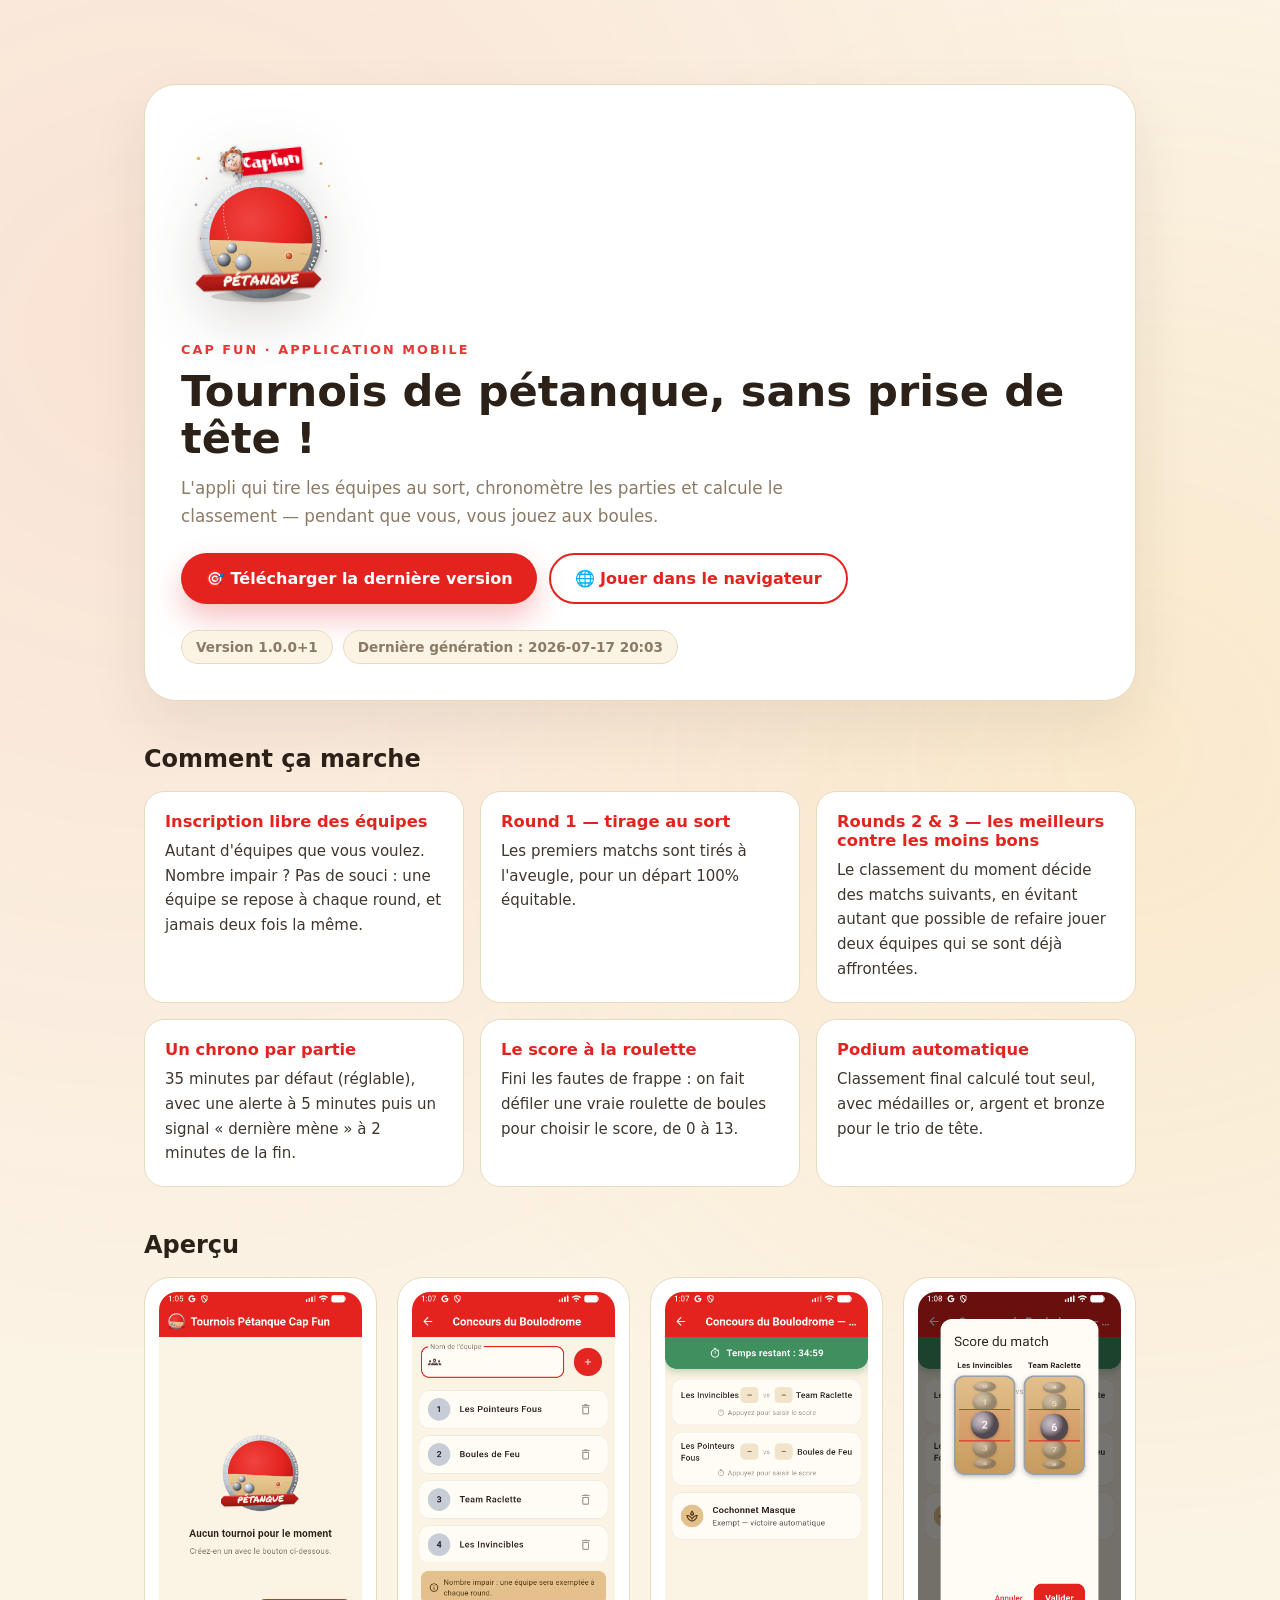
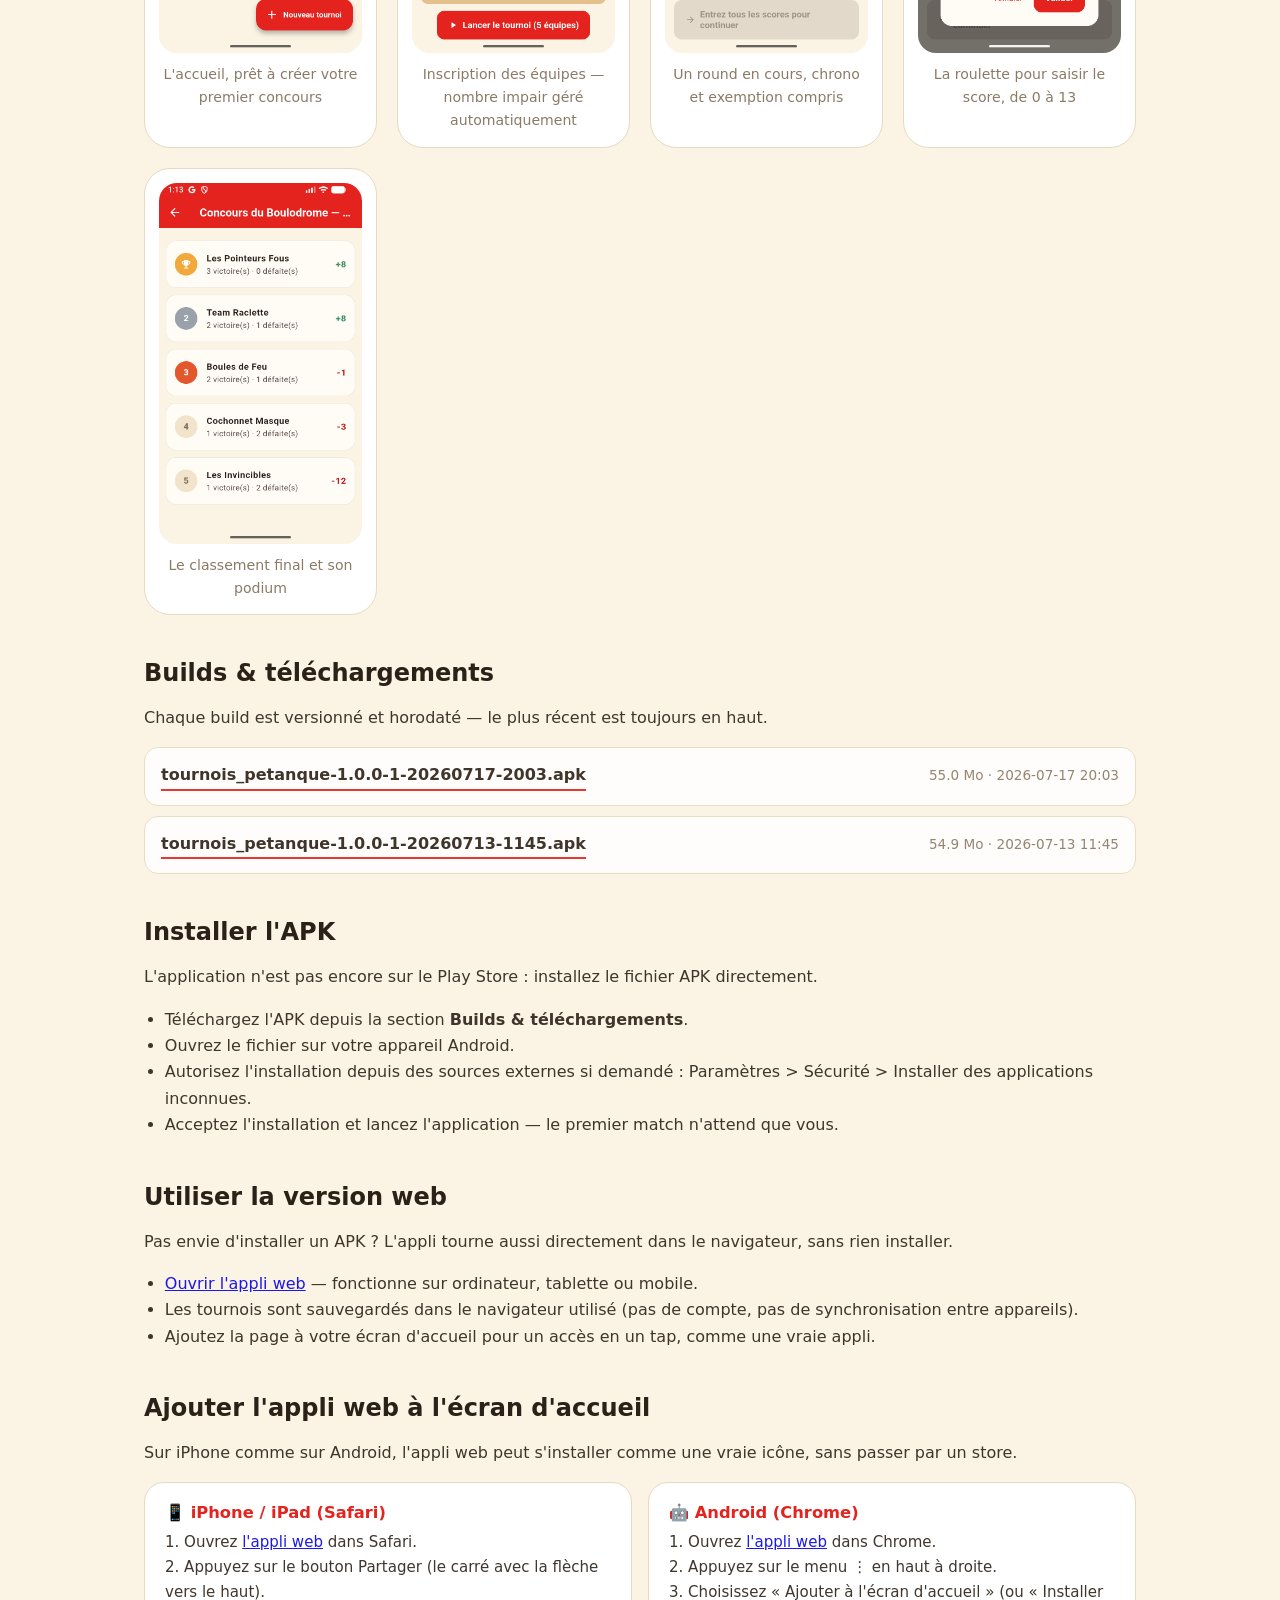
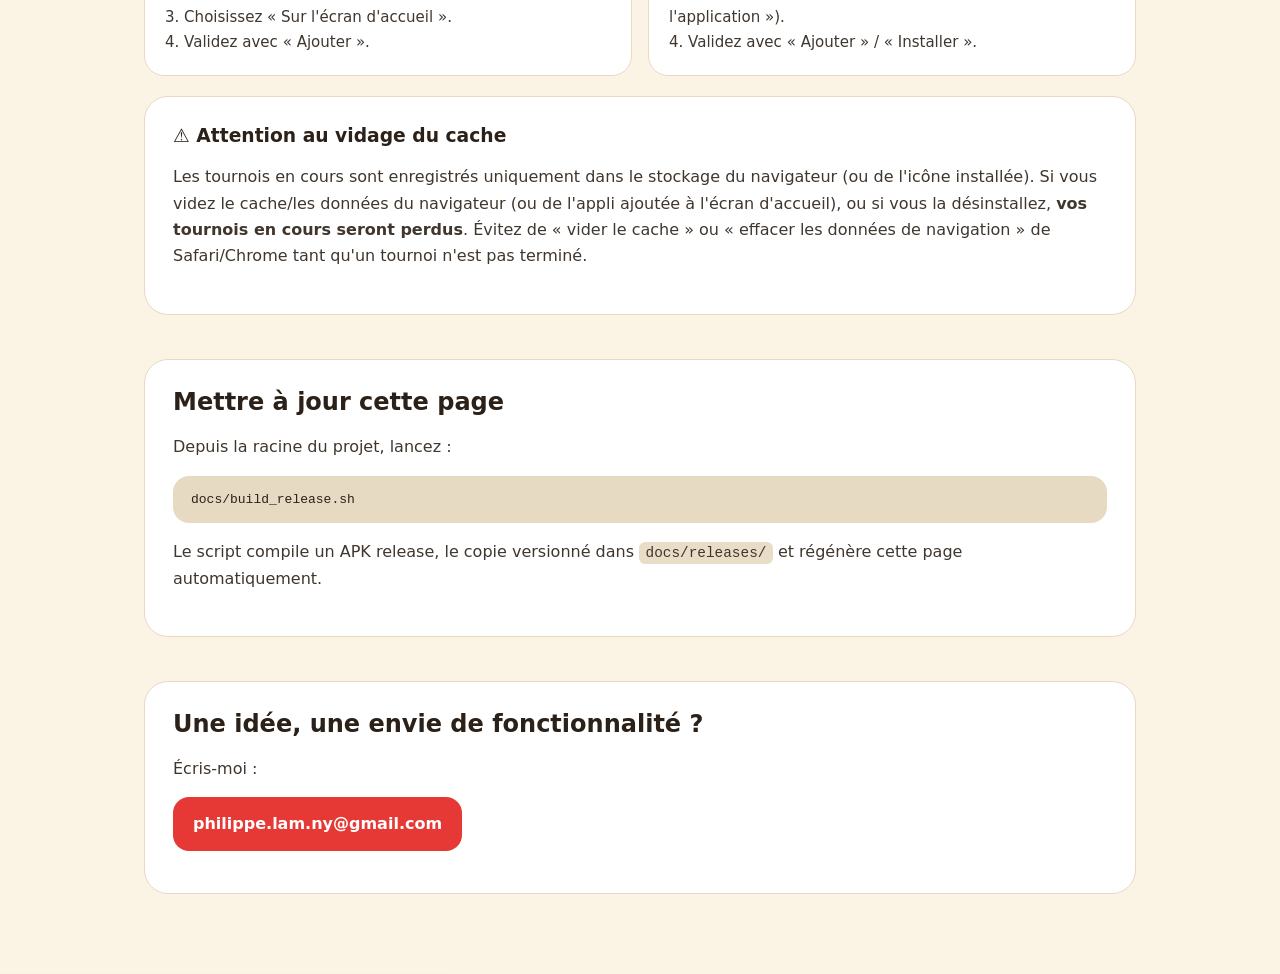
<file: docs/index.html>
<!DOCTYPE html>
<html lang="fr">
<head>
  <meta charset="UTF-8" />
  <meta name="viewport" content="width=device-width, initial-scale=1.0" />
  <meta name="theme-color" content="#E4231F" />
  <meta name="description" content="Cap Fun Pétanque — l'appli qui organise vos concours de pétanque en 3 rounds, tire au sort, chronomètre et calcule le classement." />
  <title>Tournois Pétanque Cap Fun</title>
  <link rel="icon" href="favicon.svg" type="image/svg+xml" />
  <link rel="stylesheet" href="styles.css" />
</head>
<body>
  <main>
    <section class="hero">
      <div class="hero-brand">
        <img src="logo.svg" alt="Logo Tournois Pétanque Cap Fun" class="hero-logo" />
        <div>
          <p class="eyebrow">Cap Fun · Application mobile</p>
          <h1>Tournois de pétanque, sans prise de tête !</h1>
          <p class="subtitle">L'appli qui tire les équipes au sort, chronomètre les parties et calcule le classement — pendant que vous, vous jouez aux boules.</p>
          <div class="hero-ctas">
            <a class="cta" href="releases/tournois_petanque-1.0.0-1-20260717-2003.apk" download>🎯 Télécharger la dernière version</a>
            <a class="cta secondary" href="appli/">🌐 Jouer dans le navigateur</a>
          </div>
        </div>
      </div>
      <div class="hero-badges">
        <span>Version 1.0.0+1</span>
        <span>Dernière génération : 2026-07-17 20:03</span>
      </div>
    </section>

    <section>
      <h2>Comment ça marche</h2>
      <div class="features-grid">
        <div class="feature-card"><h3>Inscription libre des équipes</h3><p>Autant d'équipes que vous voulez. Nombre impair ? Pas de souci : une équipe se repose à chaque round, et jamais deux fois la même.</p></div><div class="feature-card"><h3>Round 1 — tirage au sort</h3><p>Les premiers matchs sont tirés à l'aveugle, pour un départ 100% équitable.</p></div><div class="feature-card"><h3>Rounds 2 & 3 — les meilleurs contre les moins bons</h3><p>Le classement du moment décide des matchs suivants, en évitant autant que possible de refaire jouer deux équipes qui se sont déjà affrontées.</p></div><div class="feature-card"><h3>Un chrono par partie</h3><p>35 minutes par défaut (réglable), avec une alerte à 5 minutes puis un signal « dernière mène » à 2 minutes de la fin.</p></div><div class="feature-card"><h3>Le score à la roulette</h3><p>Fini les fautes de frappe : on fait défiler une vraie roulette de boules pour choisir le score, de 0 à 13.</p></div><div class="feature-card"><h3>Podium automatique</h3><p>Classement final calculé tout seul, avec médailles or, argent et bronze pour le trio de tête.</p></div>
      </div>
    </section>

    <section class="screens">
      <h2>Aperçu</h2>
      <div class="screens-grid">
        <div class="screen-card"><img src="screenshots/screen_home_empty.png" alt="L'accueil, prêt à créer votre premier concours" /><p>L'accueil, prêt à créer votre premier concours</p></div><div class="screen-card"><img src="screenshots/screen_registration.png" alt="Inscription des équipes — nombre impair géré automatiquement" /><p>Inscription des équipes — nombre impair géré automatiquement</p></div><div class="screen-card"><img src="screenshots/screen_round.png" alt="Un round en cours, chrono et exemption compris" /><p>Un round en cours, chrono et exemption compris</p></div><div class="screen-card"><img src="screenshots/screen_score_roulette.png" alt="La roulette pour saisir le score, de 0 à 13" /><p>La roulette pour saisir le score, de 0 à 13</p></div><div class="screen-card"><img src="screenshots/screen_standings.png" alt="Le classement final et son podium" /><p>Le classement final et son podium</p></div>
      </div>
    </section>

    <section id="builds">
      <h2>Builds &amp; téléchargements</h2>
      <p>Chaque build est versionné et horodaté — le plus récent est toujours en haut.</p>
      <ul class="link-list release-list">
        <li><a href="releases/tournois_petanque-1.0.0-1-20260717-2003.apk" download>tournois_petanque-1.0.0-1-20260717-2003.apk</a><span class="meta">55.0 Mo · 2026-07-17 20:03</span></li><li><a href="releases/tournois_petanque-1.0.0-1-20260713-1145.apk" download>tournois_petanque-1.0.0-1-20260713-1145.apk</a><span class="meta">54.9 Mo · 2026-07-13 11:45</span></li>
      </ul>
    </section>

    <section>
      <h2>Installer l'APK</h2>
      <p>L'application n'est pas encore sur le Play Store : installez le fichier APK directement.</p>
      <ul>
        <li>Téléchargez l'APK depuis la section <strong>Builds &amp; téléchargements</strong>.</li>
        <li>Ouvrez le fichier sur votre appareil Android.</li>
        <li>Autorisez l'installation depuis des sources externes si demandé : Paramètres &gt; Sécurité &gt; Installer des applications inconnues.</li>
        <li>Acceptez l'installation et lancez l'application — le premier match n'attend que vous.</li>
      </ul>
    </section>

    <section>
      <h2>Utiliser la version web</h2>
      <p>Pas envie d'installer un APK ? L'appli tourne aussi directement dans le navigateur, sans rien installer.</p>
      <ul>
        <li><a href="appli/">Ouvrir l'appli web</a> — fonctionne sur ordinateur, tablette ou mobile.</li>
        <li>Les tournois sont sauvegardés dans le navigateur utilisé (pas de compte, pas de synchronisation entre appareils).</li>
        <li>Ajoutez la page à votre écran d'accueil pour un accès en un tap, comme une vraie appli.</li>
      </ul>
    </section>

    <section id="ajout-ecran-accueil">
      <h2>Ajouter l'appli web à l'écran d'accueil</h2>
      <p>Sur iPhone comme sur Android, l'appli web peut s'installer comme une vraie icône, sans passer par un store.</p>
      <div class="features-grid">
        <div class="feature-card">
          <h3>📱 iPhone / iPad (Safari)</h3>
          <p>
            1. Ouvrez <a href="appli/">l'appli web</a> dans Safari.<br />
            2. Appuyez sur le bouton Partager (le carré avec la flèche vers le haut).<br />
            3. Choisissez « Sur l'écran d'accueil ».<br />
            4. Validez avec « Ajouter ».
          </p>
        </div>
        <div class="feature-card">
          <h3>🤖 Android (Chrome)</h3>
          <p>
            1. Ouvrez <a href="appli/">l'appli web</a> dans Chrome.<br />
            2. Appuyez sur le menu ⋮ en haut à droite.<br />
            3. Choisissez « Ajouter à l'écran d'accueil » (ou « Installer l'application »).<br />
            4. Validez avec « Ajouter » / « Installer ».
          </p>
        </div>
      </div>
      <div class="callout" style="margin-top: 20px;">
        <h3 style="margin-top:0;">⚠️ Attention au vidage du cache</h3>
        <p>Les tournois en cours sont enregistrés uniquement dans le stockage du navigateur (ou de l'icône installée). Si vous videz le cache/les données du navigateur (ou de l'appli ajoutée à l'écran d'accueil), ou si vous la désinstallez, <strong>vos tournois en cours seront perdus</strong>. Évitez de « vider le cache » ou « effacer les données de navigation » de Safari/Chrome tant qu'un tournoi n'est pas terminé.</p>
      </div>
    </section>

    <section class="callout">
      <h2>Mettre à jour cette page</h2>
      <p>Depuis la racine du projet, lancez :</p>
      <pre>docs/build_release.sh</pre>
      <p>Le script compile un APK release, le copie versionné dans <code>docs/releases/</code> et régénère cette page automatiquement.</p>
    </section>

    <section class="contact-block">
      <h2>Une idée, une envie de fonctionnalité ?</h2>
      <p>Écris-moi :</p>
      <p class="contact-link"><a href="mailto:philippe.lam.ny@gmail.com?subject=Id%C3%A9e%20Tournois%20P%C3%A9tanque%20Cap%20Fun">philippe.lam.ny@gmail.com</a></p>
    </section>
  </main>
</body>
</html>
</file>
<file: docs/styles.css>
* {
  box-sizing: border-box;
}

:root {
  --bg: #FBF3E4;
  --card: #FFFFFF;
  --ink: #2B2118;
  --muted: #8A7A66;
  --accent: #E4231F;
  --accent-deep: #A8180F;
  --steel: #9AA1AA;
  --steel-light: #C7CDD6;
  --sand: #E3C08C;
  --sand-deep: #C79A5E;
  --spark: #F2A93B;
  --ring: #E7DAC2;
  color-scheme: light;
}

@media (prefers-color-scheme: dark) {
  :root {
    --bg: #1C140D;
    --card: #271C13;
    --ink: #F3E6D4;
    --muted: #B7A48C;
    --accent: #FF6B5F;
    --accent-deep: #FF9E94;
    --ring: #3A2C1E;
    color-scheme: dark;
  }
}

html, body {
  margin: 0;
  background: var(--bg);
  color: var(--ink);
  font-family: -apple-system, BlinkMacSystemFont, "Segoe UI", Inter, system-ui, sans-serif;
  -webkit-font-smoothing: antialiased;
}

body {
  background:
    radial-gradient(circle at 12% 8%, rgba(228, 35, 31, 0.08), transparent 26%),
    radial-gradient(circle at 88% 18%, rgba(242, 169, 59, 0.14), transparent 22%),
    var(--bg);
}

main {
  max-width: 1040px;
  margin: 0 auto;
  padding: 40px 24px 80px;
}

section {
  margin-top: 44px;
}

h2 {
  margin: 0 0 18px;
  font-size: 1.5rem;
  font-weight: 800;
}

p, li {
  color: var(--ink);
  opacity: 0.9;
  line-height: 1.65;
}

/* ---- hero ---- */

.hero {
  border: 1px solid var(--ring);
  background: var(--card);
  border-radius: 32px;
  padding: 36px;
  box-shadow: 0 24px 60px rgba(43, 33, 24, 0.08);
}

.hero-brand {
  display: flex;
  align-items: flex-start;
  gap: 28px;
  flex-wrap: wrap;
}

.hero-logo {
  width: 160px;
  min-width: 140px;
  flex-shrink: 0;
  filter: drop-shadow(0 18px 30px rgba(43, 33, 24, 0.18));
}

.eyebrow {
  margin: 0 0 8px;
  text-transform: uppercase;
  letter-spacing: 0.16em;
  color: var(--accent);
  font-weight: 800;
  font-size: 0.8rem;
}

.hero h1 {
  margin: 0;
  font-size: clamp(1.9rem, 3.6vw, 2.7rem);
  line-height: 1.08;
  font-weight: 800;
}

.subtitle {
  margin: 14px 0 0;
  max-width: 620px;
  color: var(--muted);
  font-size: 1.05rem;
  opacity: 1;
}

.hero-ctas {
  display: flex;
  flex-wrap: wrap;
  gap: 12px;
}

.cta {
  display: inline-flex;
  align-items: center;
  gap: 8px;
  margin-top: 22px;
  padding: 14px 24px;
  border-radius: 999px;
  background: var(--accent);
  color: #fff;
  font-weight: 800;
  text-decoration: none;
  box-shadow: 0 14px 30px rgba(228, 35, 31, 0.28);
}

.cta:hover {
  background: var(--accent-deep);
}

.cta.secondary {
  background: transparent;
  color: var(--accent);
  border: 2px solid var(--accent);
  box-shadow: none;
}

.cta.secondary:hover {
  background: var(--accent);
  color: #fff;
}

.hero-badges {
  display: flex;
  flex-wrap: wrap;
  gap: 10px;
  margin-top: 26px;
}

.hero-badges span {
  display: inline-flex;
  align-items: center;
  padding: 8px 14px;
  border-radius: 999px;
  border: 1px solid var(--ring);
  background: var(--bg);
  font-size: 0.85rem;
  font-weight: 700;
  color: var(--muted);
}

/* ---- features ---- */

.features-grid {
  display: grid;
  gap: 16px;
  grid-template-columns: repeat(auto-fit, minmax(240px, 1fr));
}

.feature-card {
  background: var(--card);
  border: 1px solid var(--ring);
  border-radius: 20px;
  padding: 20px;
}

.feature-card h3 {
  margin: 0 0 8px;
  font-size: 1.02rem;
  font-weight: 800;
  color: var(--accent);
}

.feature-card p {
  margin: 0;
  font-size: 0.94rem;
}

/* ---- screenshots ---- */

.screens-grid {
  display: grid;
  gap: 20px;
  grid-template-columns: repeat(auto-fit, minmax(210px, 1fr));
}

.screen-card {
  background: var(--card);
  border: 1px solid var(--ring);
  border-radius: 26px;
  padding: 14px;
}

.screen-card img {
  width: 100%;
  height: auto;
  border-radius: 18px;
  display: block;
  margin-bottom: 10px;
}

.screen-card p {
  margin: 0;
  font-size: 0.88rem;
  text-align: center;
  color: var(--muted);
  opacity: 1;
}

/* ---- lists / releases ---- */

ul {
  padding-left: 1.3rem;
  margin: 0;
}

ul.link-list {
  list-style: none;
  padding: 0;
  margin: 0;
}

.release-list li {
  display: flex;
  align-items: baseline;
  justify-content: space-between;
  flex-wrap: wrap;
  gap: 6px;
  padding: 14px 16px;
  margin-bottom: 10px;
  background: var(--card);
  border: 1px solid var(--ring);
  border-radius: 14px;
}

.release-list a {
  color: var(--ink);
  font-weight: 700;
  text-decoration: none;
  border-bottom: 2px solid var(--accent);
}

.release-list a:hover {
  color: var(--accent);
}

.release-list .meta {
  color: var(--muted);
  font-size: 0.85rem;
}

code {
  font-family: ui-monospace, SFMono-Regular, Menlo, Monaco, Consolas, "Liberation Mono", "Courier New", monospace;
  background: var(--ring);
  padding: 0.2rem 0.4rem;
  border-radius: 0.4rem;
  font-size: 0.9em;
}

pre {
  margin: 14px 0 0;
  padding: 16px 18px;
  border-radius: 16px;
  background: var(--ring);
  overflow-x: auto;
}

.callout {
  border: 1px solid var(--ring);
  background: var(--card);
  padding: 28px;
  border-radius: 24px;
}

.contact-block {
  border: 1px solid var(--ring);
  background: var(--card);
  padding: 28px;
  border-radius: 24px;
}

.contact-block p {
  margin: 0 0 14px;
}

.contact-link a {
  display: inline-flex;
  align-items: center;
  padding: 14px 20px;
  border-radius: 16px;
  background: var(--accent);
  color: #fff;
  font-weight: 700;
  text-decoration: none;
}

.contact-link a:hover {
  background: var(--accent-deep);
}

@media (max-width: 720px) {
  main {
    padding: 24px 16px 56px;
  }

  .hero {
    padding: 24px;
  }

  .hero-brand {
    justify-content: center;
    text-align: center;
  }

  .hero-logo {
    width: 120px;
    min-width: auto;
    margin: 0 auto;
  }

  .hero-badges {
    justify-content: center;
  }

  .subtitle {
    max-width: none;
  }
}
</file>
